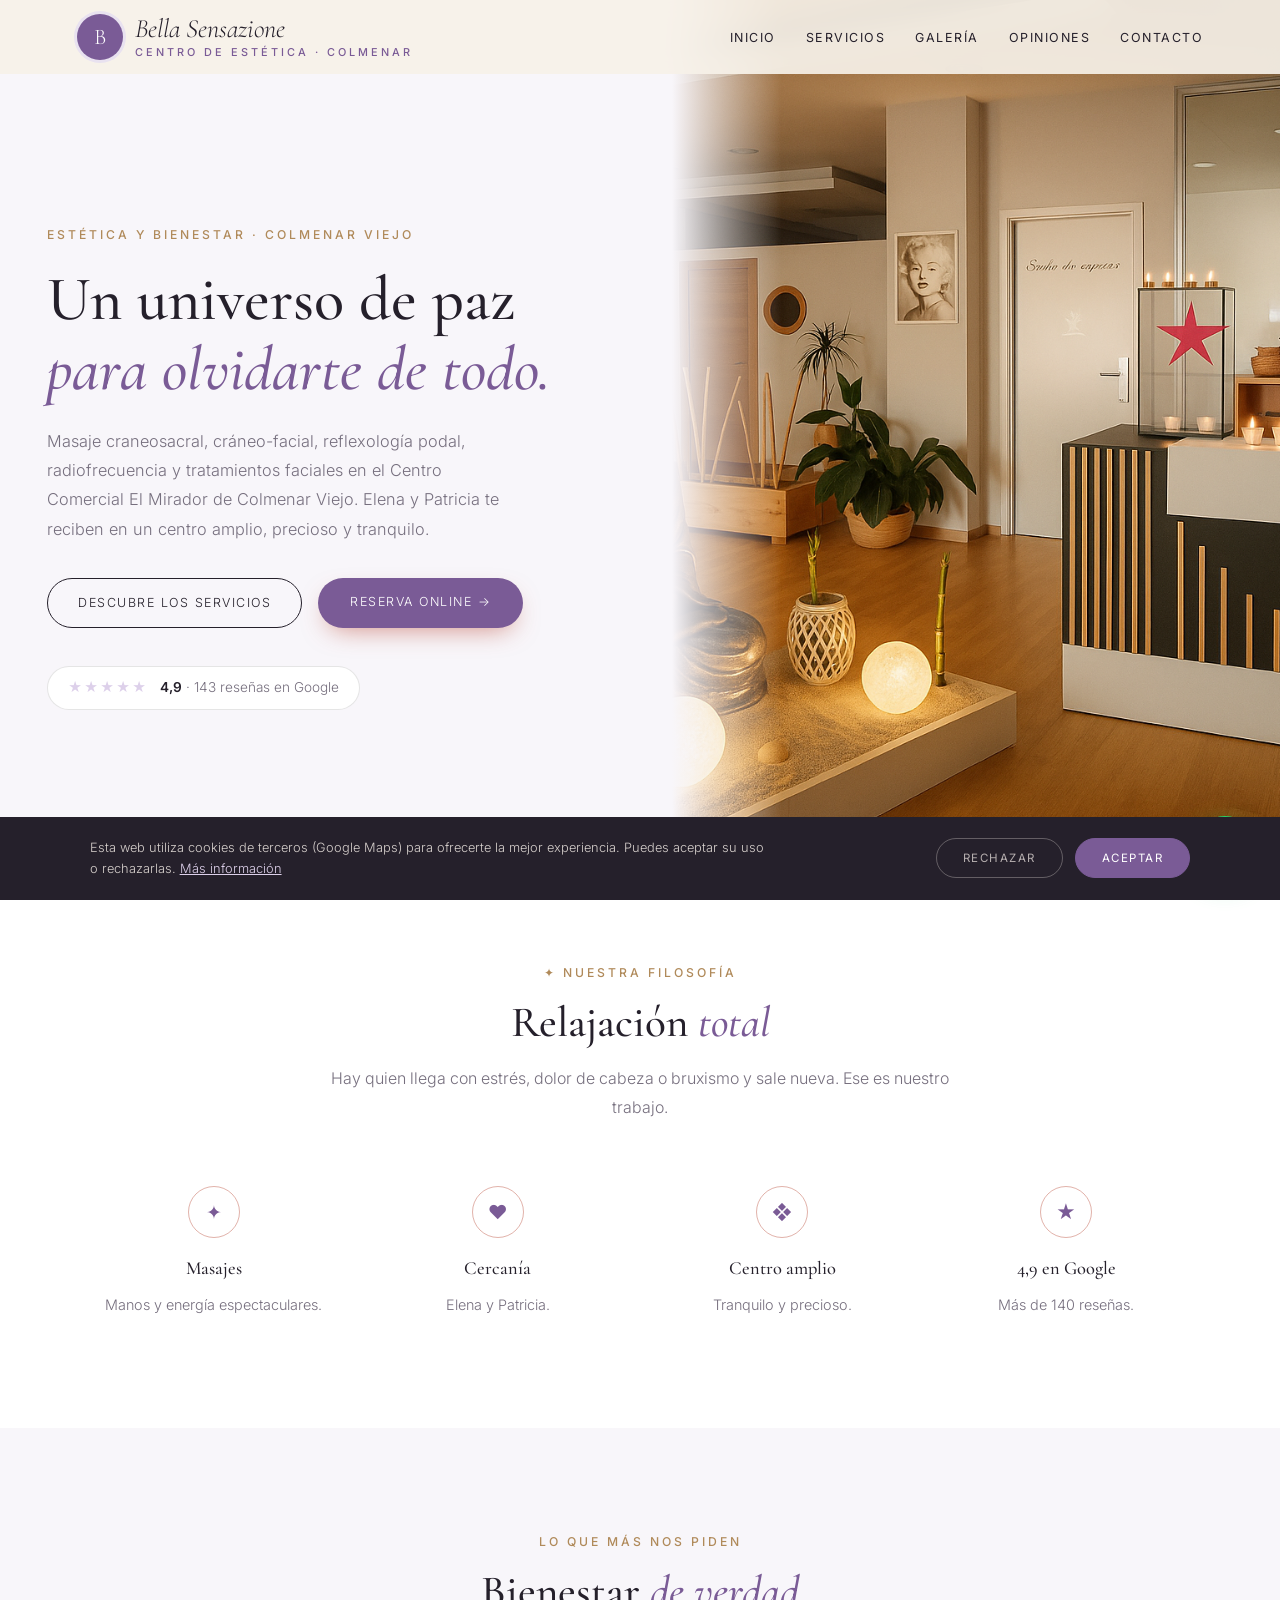
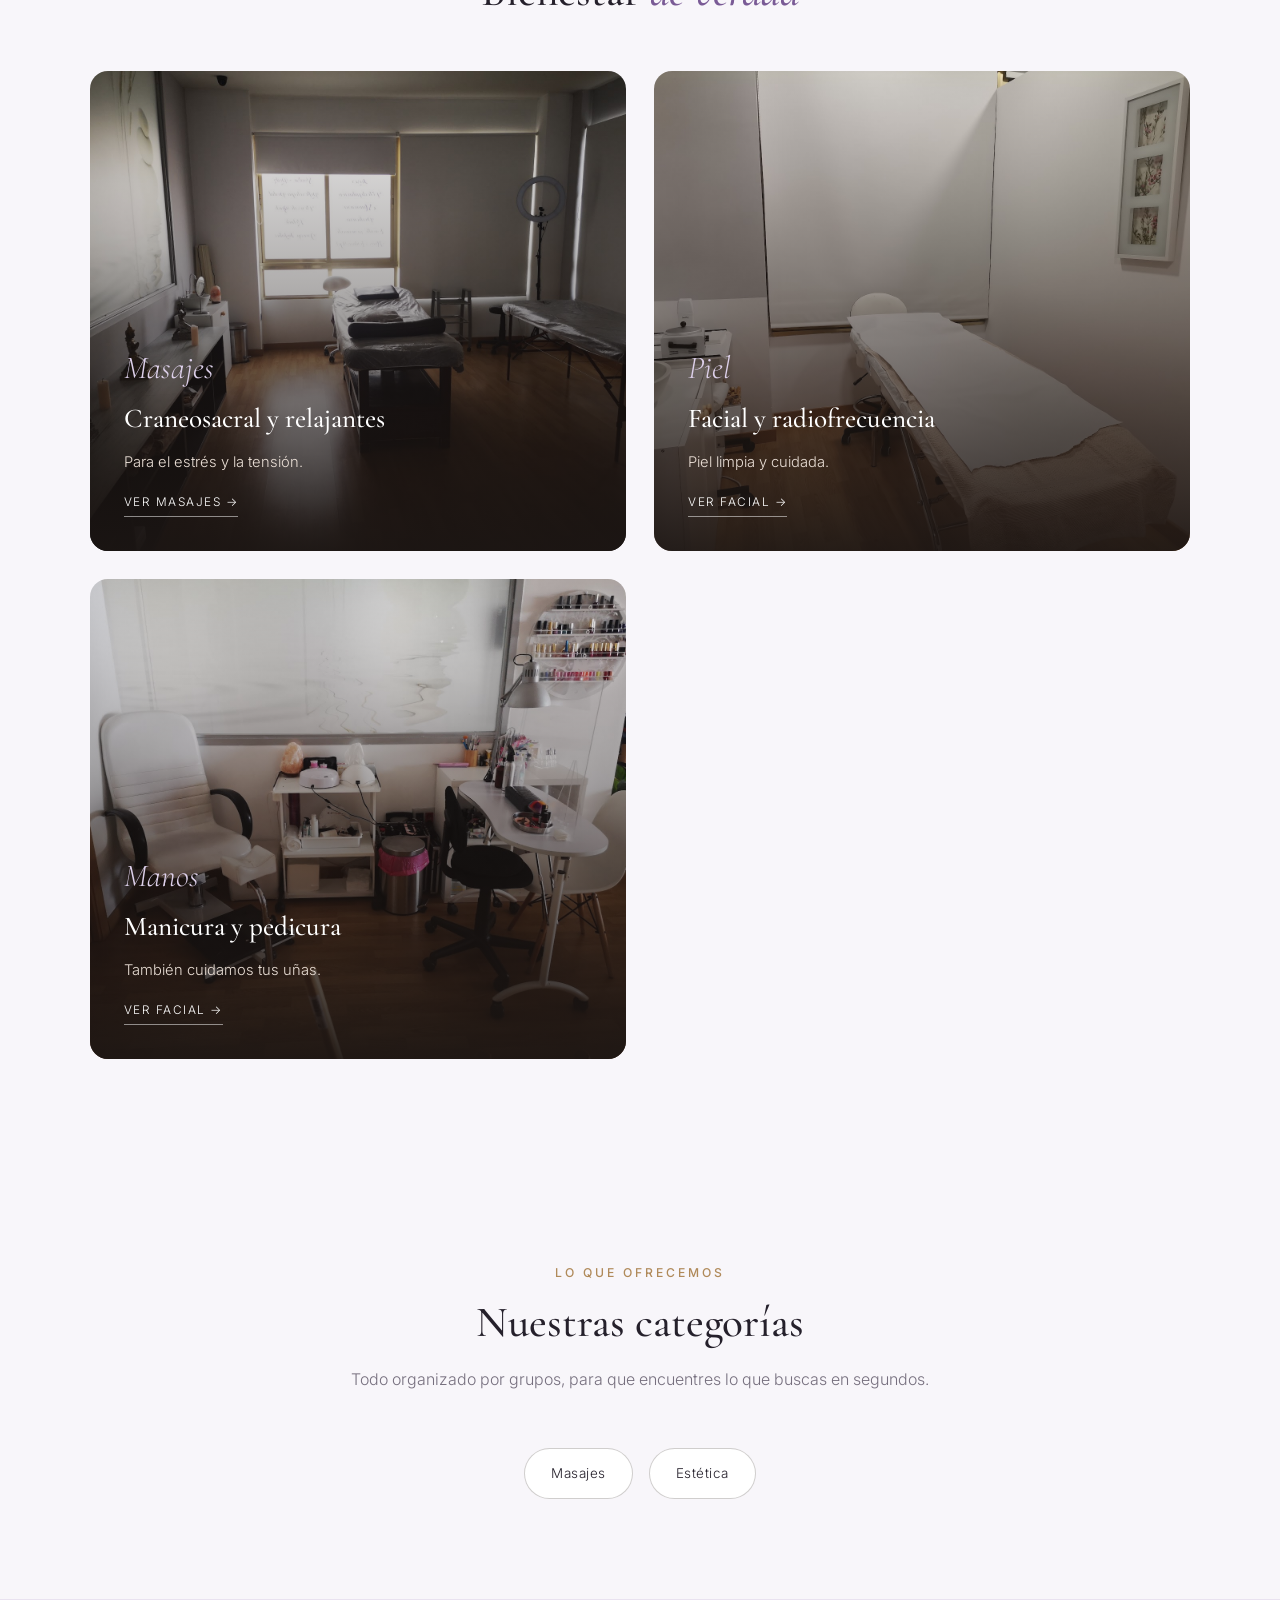
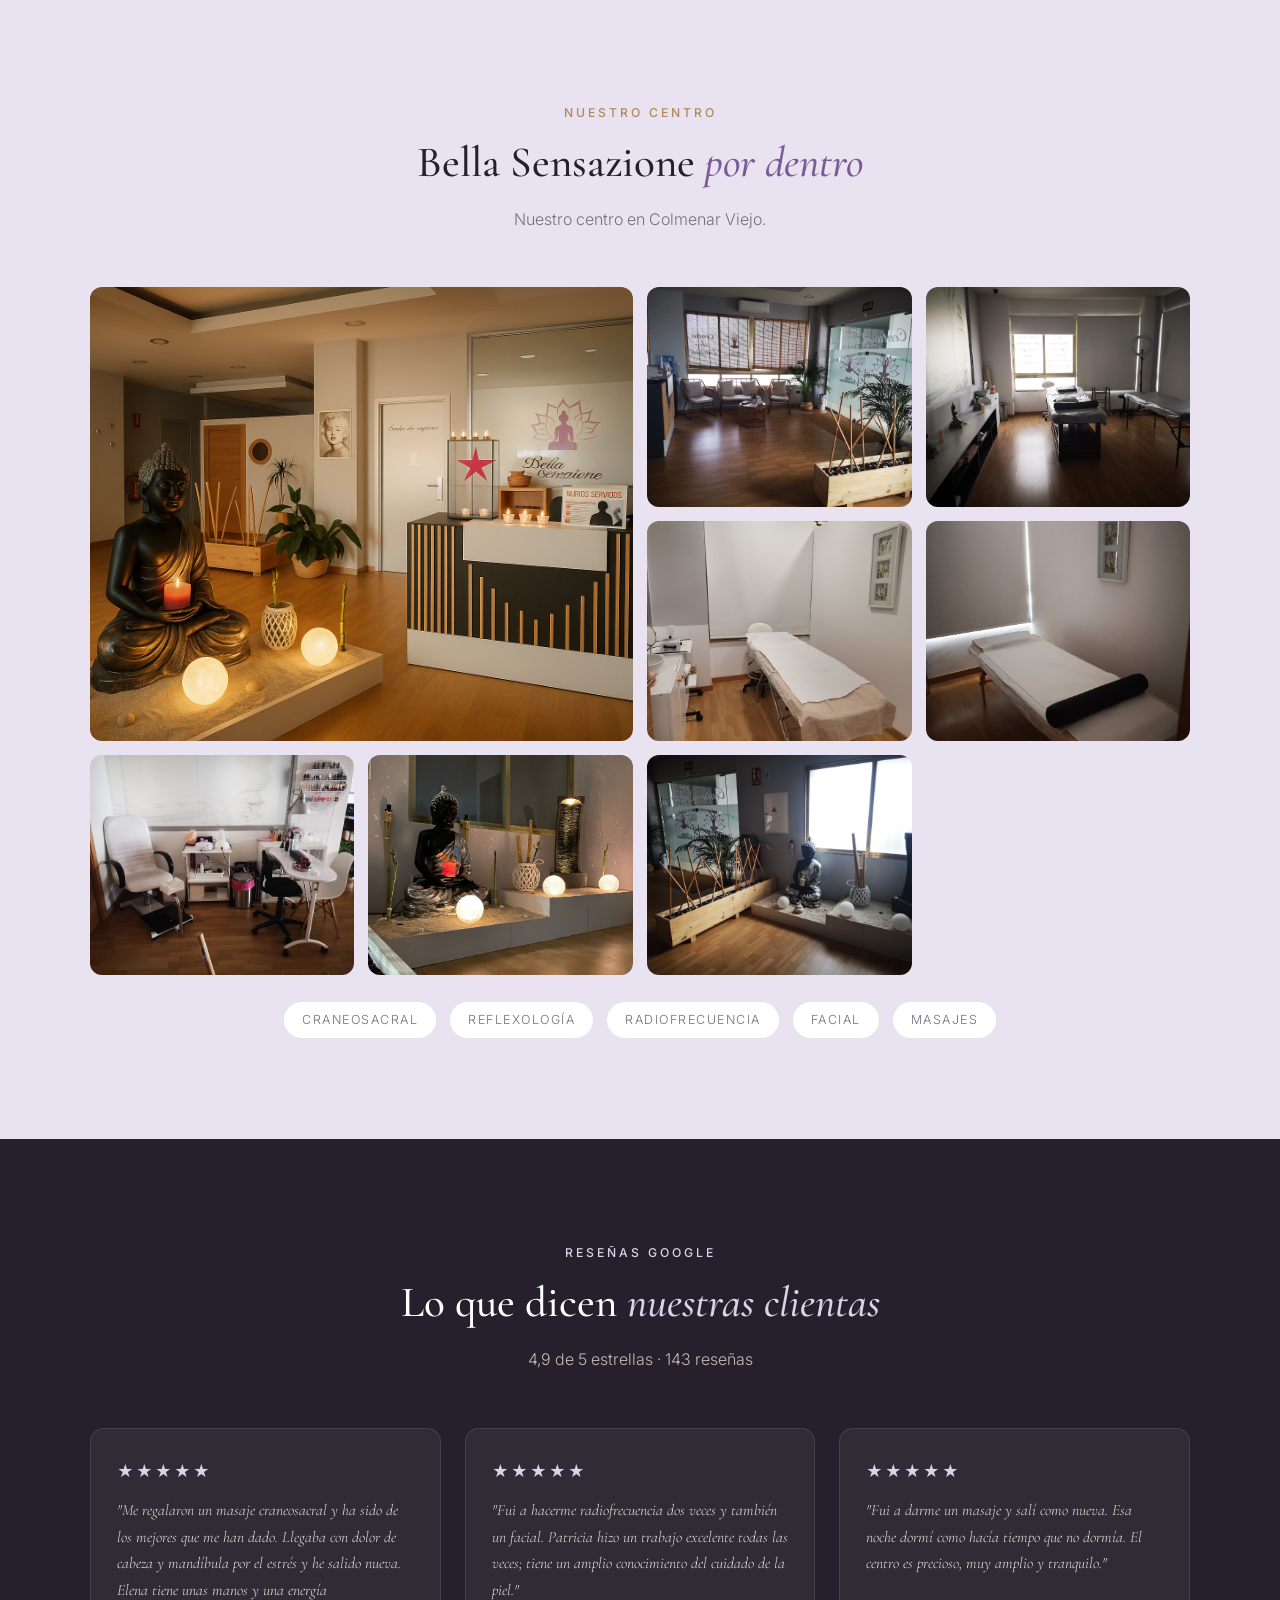
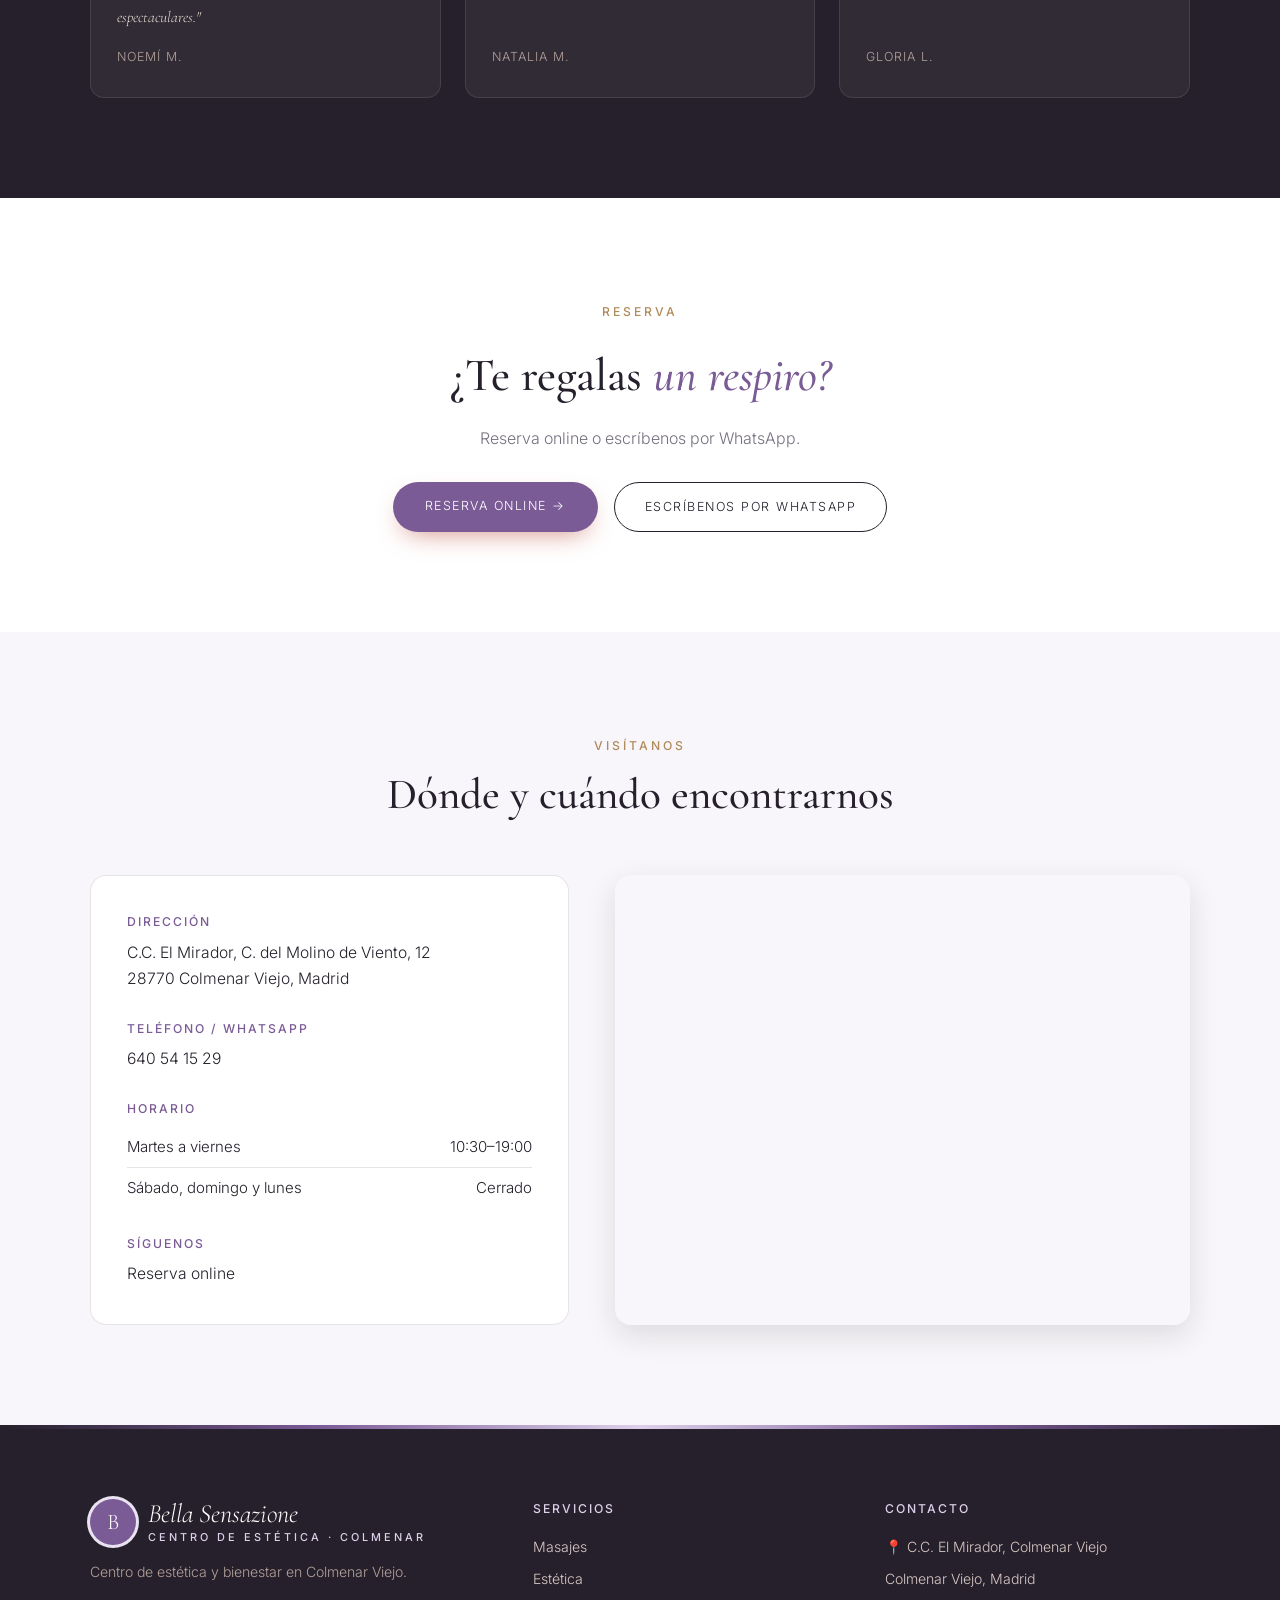
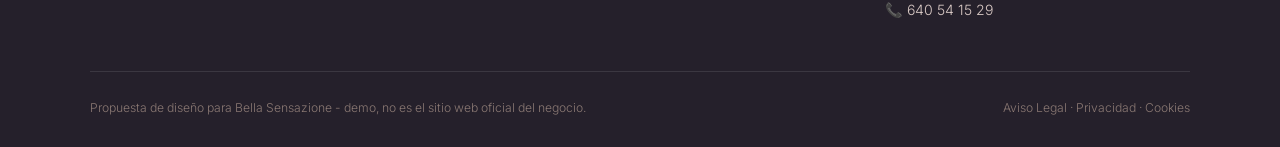
<file: index.html>
<!DOCTYPE html>
<html lang="es">
<head>
<meta charset="UTF-8">
<meta name="viewport" content="width=device-width, initial-scale=1.0">
<title>Bella Sensazione — Centro de estética y masajes en Colmenar Viejo</title>
<meta name="description" content="Bella Sensazione, centro de estética en el C.C. El Mirador, C. del Molino de Viento 12, Colmenar Viejo. Masaje craneosacral, reflexología podal, radiofrecuencia y faciales con Elena y Patricia. 4,9★ con 143 reseñas en Google.">
<meta name="theme-color" content="#25202b">
<meta property="og:title" content="Bella Sensazione · Colmenar Viejo">
<meta property="og:image" content="maps_01.jpg">

<link rel="preconnect" href="https://fonts.googleapis.com"><link rel="preconnect" href="https://fonts.gstatic.com" crossorigin><link href="https://fonts.googleapis.com/css2?family=Cormorant+Garamond:ital,wght@0,500;0,600;1,500&family=Inter:wght@300;400;500;600&display=swap" rel="stylesheet">
<link rel="stylesheet" href="styles.css">
</head>
<body>

<header id="header">
  <a href="index.html" class="logo" aria-label="Bella Sensazione, inicio"><span class="logo-mark">B</span><span class="logo-text"><span class="script">Bella Sensazione</span><small>centro de estética · Colmenar</small></span></a>
  <nav id="nav" aria-label="Navegación principal"><ul><li><a href="index.html#inicio">Inicio</a></li><li><a href="servicios.html">Servicios</a></li><li><a href="index.html#galeria">Galería</a></li><li><a href="index.html#opiniones">Opiniones</a></li><li><a href="index.html#contacto">Contacto</a></li></ul></nav><button class="nav-toggle" id="navToggle" aria-label="Abrir menú">☰</button>
</header>

<section class="hero" id="inicio">
  <div class="hero-text">
    <span class="eyebrow">Estética y bienestar · Colmenar Viejo</span>
    <h1>Un universo de paz <em>para olvidarte de todo.</em></h1>
    <p>Masaje craneosacral, cráneo-facial, reflexología podal, radiofrecuencia y tratamientos faciales en el Centro Comercial El Mirador de Colmenar Viejo. Elena y Patricia te reciben en un centro amplio, precioso y tranquilo.</p>
    <div class="hero-ctas">
      <a href="servicios.html" class="btn-outline">Descubre los servicios</a>
      <a href="https://booksy.com/es-es/28969_bella-sensazione_cuidado-de-la-piel_52963_colmenar-viejo" class="btn-solid" target="_blank" rel="noopener">Reserva online →</a>
    </div>
    <a class="hero-rating" href="https://www.google.com/maps/search/?api=1&query=Bella+Sensazione,+Centro+Comercial+El+Mirador,+Colmenar+Viejo" target="_blank" rel="noopener"><span class="stars">★★★★★</span><span><strong>4,9</strong> · 143 reseñas en Google</span></a>
  </div>
  <div class="hero-img"><img src="maps_01.jpg" alt="Recepción de Bella Sensazione en Colmenar Viejo" style="object-position:center 50%;"></div>
</section>

<section class="trust">
  <div class="section-head">
    <span class="eyebrow">✦ Nuestra filosofía</span>
    <h2>Relajación <em>total</em></h2>
    <p>Hay quien llega con estrés, dolor de cabeza o bruxismo y sale nueva. Ese es nuestro trabajo.</p>
  </div>
  <div class="trust-grid">
    <div class="trust-card"><span class="trust-ic">✦</span><h3>Masajes</h3><p>Manos y energía espectaculares.</p></div>
    <div class="trust-card"><span class="trust-ic">♥</span><h3>Cercanía</h3><p>Elena y Patricia.</p></div>
    <div class="trust-card"><span class="trust-ic">❖</span><h3>Centro amplio</h3><p>Tranquilo y precioso.</p></div>
    <div class="trust-card"><span class="trust-ic">★</span><h3>4,9 en Google</h3><p>Más de 140 reseñas.</p></div>
  </div>
</section>

<section class="worlds">
  <div class="section-head">
    <span class="eyebrow">Lo que más nos piden</span>
    <h2>Bienestar <em>de verdad</em></h2>
  </div>
  <div class="worlds-grid">
    <a href="servicios.html#masajes" class="world-card"><img src="maps_07.jpg" alt="Craneosacral y relajantes"><div class="world-text"><span class="script">Masajes</span><h3>Craneosacral y relajantes</h3><p>Para el estrés y la tensión.</p><span class="world-link">Ver masajes →</span></div></a>
    <a href="servicios.html#facial" class="world-card"><img src="maps_02.jpg" alt="Facial y radiofrecuencia"><div class="world-text"><span class="script">Piel</span><h3>Facial y radiofrecuencia</h3><p>Piel limpia y cuidada.</p><span class="world-link">Ver facial →</span></div></a>
    <a href="servicios.html#facial" class="world-card"><img src="maps_06.jpg" alt="Manicura y pedicura"><div class="world-text"><span class="script">Manos</span><h3>Manicura y pedicura</h3><p>También cuidamos tus uñas.</p><span class="world-link">Ver facial →</span></div></a>
  </div>
</section>

<section>
  <div class="section-head">
    <span class="eyebrow">Lo que ofrecemos</span>
    <h2>Nuestras categorías</h2>
    <p>Todo organizado por grupos, para que encuentres lo que buscas en segundos.</p>
  </div>
  <div class="cat-pills">
    <a href="servicios.html#masajes" class="cat-pill">Masajes</a>
    <a href="servicios.html#facial" class="cat-pill">Estética</a>
  </div>
</section>

<section class="gallery-wrap" id="galeria">
  <div class="section-head">
    <span class="eyebrow">Nuestro centro</span>
    <h2>Bella Sensazione <em>por dentro</em></h2>
    <p>Nuestro centro en Colmenar Viejo.</p>
  </div>
  <div class="gallery">
    <figure class="big"><img src="maps_01.jpg" alt="Recepción con rincón zen" loading="lazy"></figure>
    <figure><img src="maps_03.jpg" alt="Sala de espera" loading="lazy"></figure>
    <figure><img src="maps_07.jpg" alt="Sala de masajes" loading="lazy"></figure>
    <figure><img src="maps_02.jpg" alt="Cabina de tratamientos" loading="lazy"></figure>
    <figure><img src="maps_09.jpg" alt="Camilla" loading="lazy"></figure>
    <figure><img src="maps_06.jpg" alt="Zona de manicura y pedicura" loading="lazy"></figure>
    <figure><img src="maps_04.jpg" alt="Rincón zen" loading="lazy"></figure>
    <figure><img src="maps_05.jpg" alt="Entrada" loading="lazy"></figure>
  </div>
  <div class="brands"><span>Craneosacral</span><span>Reflexología</span><span>Radiofrecuencia</span><span>Facial</span><span>Masajes</span></div>
</section>

<section class="reviews-wrap" id="opiniones">
  <div class="section-head">
    <span class="eyebrow">Reseñas Google</span>
    <h2>Lo que dicen <em>nuestras clientas</em></h2>
    <p>4,9 de 5 estrellas · 143 reseñas</p>
  </div>
  <div class="review-grid">
    <div class="review-card"><div class="stars">★★★★★</div><p>"Me regalaron un masaje craneosacral y ha sido de los mejores que me han dado. Llegaba con dolor de cabeza y mandíbula por el estrés y he salido nueva. Elena tiene unas manos y una energía espectaculares."</p><cite>Noemí M.</cite></div>
    <div class="review-card"><div class="stars">★★★★★</div><p>"Fui a hacerme radiofrecuencia dos veces y también un facial. Patricia hizo un trabajo excelente todas las veces; tiene un amplio conocimiento del cuidado de la piel."</p><cite>Natalia M.</cite></div>
    <div class="review-card"><div class="stars">★★★★★</div><p>"Fui a darme un masaje y salí como nueva. Esa noche dormí como hacía tiempo que no dormía. El centro es precioso, muy amplio y tranquilo."</p><cite>Gloria L.</cite></div>
  </div>
</section>

<section class="cta-section">
  <span class="eyebrow">Reserva</span>
  <h2>¿Te regalas <em>un respiro?</em></h2>
  <p>Reserva online o escríbenos por WhatsApp.</p>
  <div class="cta-row">
    <a href="https://booksy.com/es-es/28969_bella-sensazione_cuidado-de-la-piel_52963_colmenar-viejo" class="btn-solid" target="_blank" rel="noopener">Reserva online →</a>
    <a href="https://wa.me/34640541529?text=Hola%2C%20he%20visto%20vuestra%20web%20y%20me%20gustar%C3%ADa%20pedir%20cita%20en%20Bella%20Sensazione" class="btn-outline" target="_blank" rel="noopener">Escríbenos por WhatsApp</a>
  </div>
</section>

<section class="contact-section" id="contacto">
  <div class="section-head">
    <span class="eyebrow">Visítanos</span>
    <h2>Dónde y cuándo encontrarnos</h2>
  </div>
  <div class="contact-grid">
    <div class="contact-info">
      <div class="contact-block"><h3>Dirección</h3><p>C.C. El Mirador, C. del Molino de Viento, 12<br>28770 Colmenar Viejo, Madrid</p></div>
      <div class="contact-block"><h3>Teléfono / WhatsApp</h3><p><a href="tel:+34640541529">640 54 15 29</a></p></div>
      <div class="contact-block"><h3>Horario</h3><ul class="hours-list"><li><span>Martes a viernes</span><span>10:30–19:00</span></li><li><span>Sábado, domingo y lunes</span><span>Cerrado</span></li></ul></div>
      <div class="contact-block"><h3>Síguenos</h3><p><a href="https://booksy.com/es-es/28969_bella-sensazione_cuidado-de-la-piel_52963_colmenar-viejo" target="_blank" rel="noopener">Reserva online</a></p></div>
    </div>
    <div class="contact-map">
      <iframe title="Mapa de Bella Sensazione" src="https://www.google.com/maps?q=Bella+Sensazione,+Centro+Comercial+El+Mirador,+Colmenar+Viejo&output=embed" width="100%" height="100%" style="border:0;" allowfullscreen="" loading="lazy" referrerpolicy="no-referrer-when-downgrade"></iframe>
    </div>
  </div>
</section>

<footer>
  <div class="footer-grid">
    <div class="footer-brand">
      <a href="index.html" class="logo light"><span class="logo-mark">B</span><span class="logo-text"><span class="script">Bella Sensazione</span><small>centro de estética · Colmenar</small></span></a>
      <p>Centro de estética y bienestar en Colmenar Viejo.</p>
    </div>
    <div><h4>Servicios</h4><ul><li><a href="servicios.html#masajes">Masajes</a></li><li><a href="servicios.html#facial">Estética</a></li></ul></div>
    <div><h4>Contacto</h4><ul><li>📍 C.C. El Mirador, Colmenar Viejo</li><li>Colmenar Viejo, Madrid</li><li>📞 <a href="tel:+34640541529">640 54 15 29</a></li></ul></div>
  </div>
  <div class="footer-bottom">
    <span>Propuesta de diseño para Bella Sensazione - demo, no es el sitio web oficial del negocio.</span>
    <span><a href="aviso-legal.html">Aviso Legal</a> &middot; <a href="politica-privacidad.html">Privacidad</a> &middot; <a href="politica-cookies.html">Cookies</a></span>
  </div>
</footer>

<div id="cookie-banner" class="cookie-banner"><p>Esta web utiliza cookies de terceros (Google Maps) para ofrecerte la mejor experiencia. Puedes aceptar su uso o rechazarlas. <a href="politica-cookies.html">Más información</a></p><div class="cookie-actions"><button onclick="setCookieChoice('rejected')" class="ck-reject">Rechazar</button><button onclick="setCookieChoice('accepted')" class="ck-accept">Aceptar</button></div></div>
<div class="social-fabs"><a class="wa-fab" href="https://wa.me/34640541529?text=Hola%2C%20he%20visto%20vuestra%20web%20y%20me%20gustar%C3%ADa%20pedir%20cita%20en%20Bella%20Sensazione" target="_blank" rel="noopener" aria-label="Escribir por WhatsApp"><svg width="28" height="28" viewBox="0 0 24 24" fill="white"><path d="M17.5 14.4c-.3-.1-1.8-.9-2-1s-.5-.1-.7.1-.8 1-.9 1.2-.3.2-.6.1a8.2 8.2 0 0 1-2.4-1.5 9 9 0 0 1-1.7-2.1c-.2-.3 0-.5.1-.6l.4-.5.3-.5v-.5l-.9-2.2c-.2-.6-.5-.5-.7-.5h-.6a1.1 1.1 0 0 0-.8.4 3.4 3.4 0 0 0-1 2.5 5.9 5.9 0 0 0 1.2 3.1 13.5 13.5 0 0 0 5.2 4.6c2.6 1 2.6.7 3.1.6a2.6 2.6 0 0 0 1.7-1.2 2.1 2.1 0 0 0 .2-1.2c-.1-.1-.3-.2-.6-.3ZM12 21.8a9.8 9.8 0 0 1-5-1.4l-.4-.2-3.7 1 1-3.6-.2-.4A9.8 9.8 0 1 1 12 21.8Zm8.4-18.3A11.8 11.8 0 0 0 1.8 17.7L.2 23.8l6.3-1.6a11.8 11.8 0 0 0 5.6 1.4A11.8 11.8 0 0 0 20.4 3.5Z"/></svg></a></div>
<script src="main.js"></script>
</body>
</html>
</file>
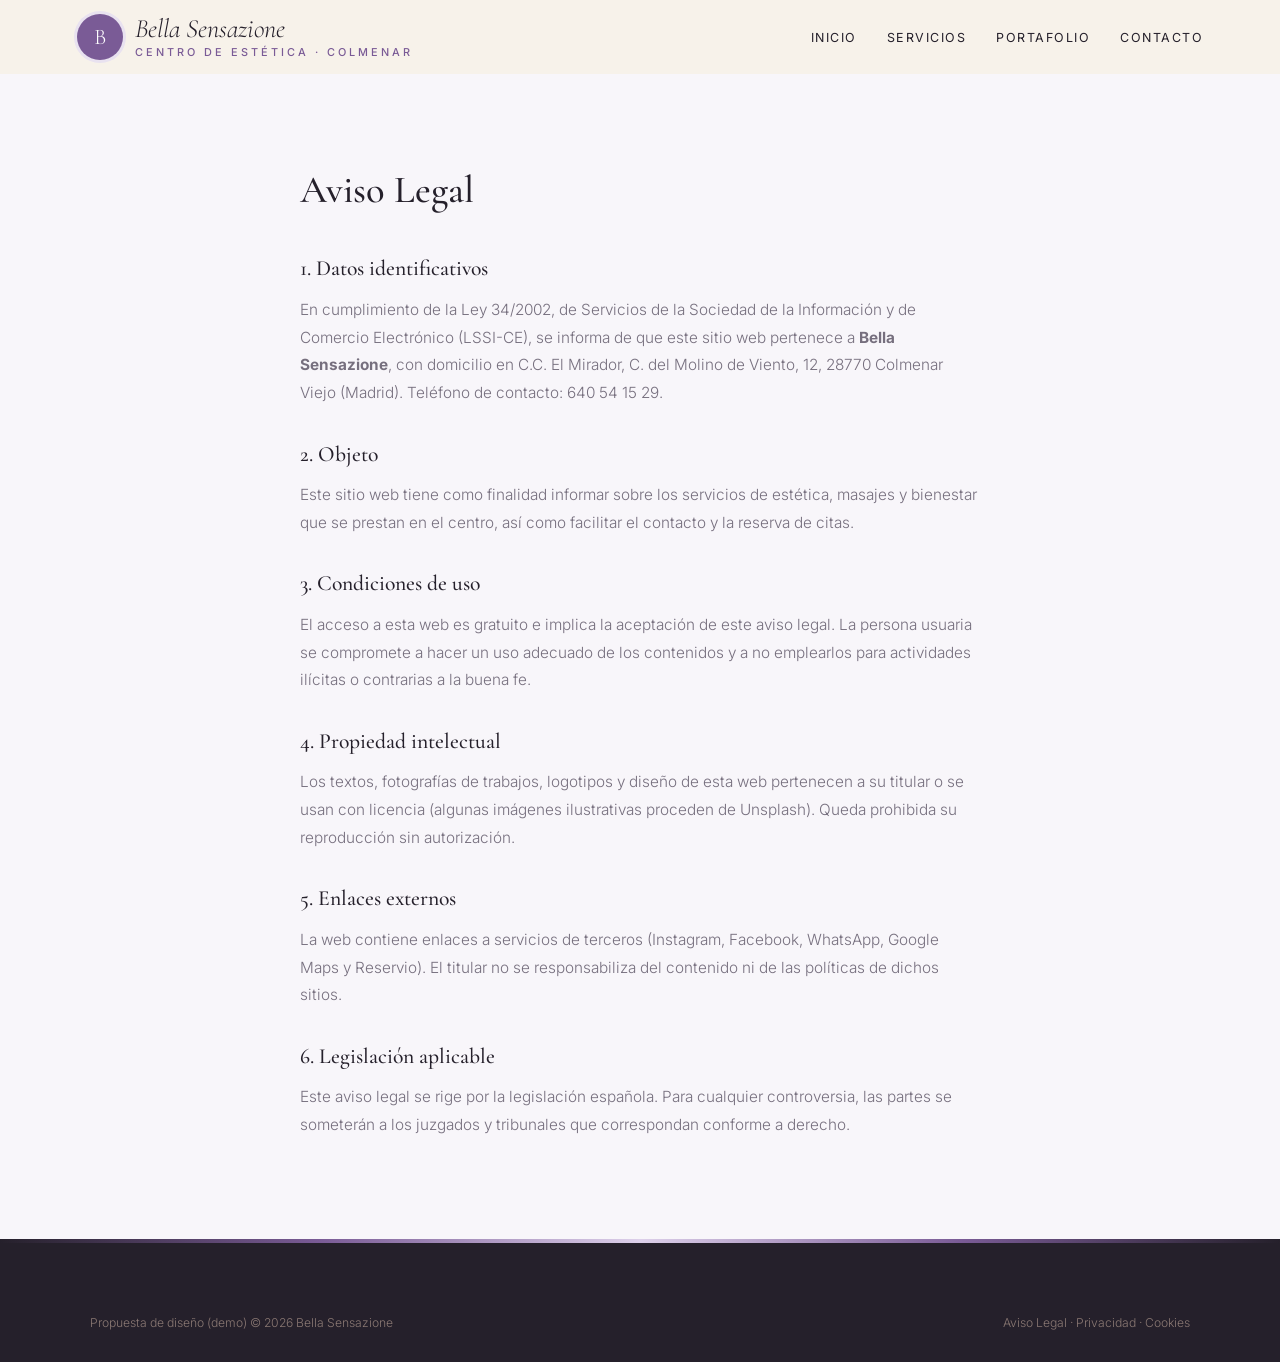
<file: aviso-legal.html>
<!DOCTYPE html>
<html lang="es">
<head>
<meta charset="UTF-8">
<meta name="viewport" content="width=device-width, initial-scale=1.0">
<title>Aviso Legal — Bella Sensazione</title>
<meta name="robots" content="noindex">

<link rel="preconnect" href="https://fonts.googleapis.com">
<link href="https://fonts.googleapis.com/css2?family=Cormorant+Garamond:ital,wght@0,500;0,600;1,500&family=Inter:wght@300;400;500;600&display=swap" rel="stylesheet">
<link rel="stylesheet" href="styles.css">
</head>
<body>
<header id="header" class="scrolled">
  <a href="index.html" class="logo" aria-label="Bella Sensazione, inicio">
    <span class="logo-mark">B</span>
    <span class="logo-text"><span class="script">Bella Sensazione</span><small>centro de estética · Colmenar</small></span>
  </a>
  <nav id="nav" aria-label="Navegación principal">
    <ul>
      <li><a href="index.html#inicio">Inicio</a></li>
      <li><a href="servicios.html">Servicios</a></li>
      <li><a href="portafolio.html">Portafolio</a></li>
      <li><a href="index.html#contacto">Contacto</a></li>
    </ul>
  </nav>
  <button class="nav-toggle" id="navToggle" aria-label="Abrir menú">☰</button>
</header>
<main class="legal"><h1>Aviso Legal</h1>
<h2>1. Datos identificativos</h2>
<p>En cumplimiento de la Ley 34/2002, de Servicios de la Sociedad de la Información y de Comercio Electrónico (LSSI-CE), se informa de que este sitio web pertenece a <strong>Bella Sensazione</strong>, con domicilio en C.C. El Mirador, C. del Molino de Viento, 12, 28770 Colmenar Viejo (Madrid). Teléfono de contacto: 640 54 15 29.</p>
<h2>2. Objeto</h2>
<p>Este sitio web tiene como finalidad informar sobre los servicios de estética, masajes y bienestar que se prestan en el centro, así como facilitar el contacto y la reserva de citas.</p>
<h2>3. Condiciones de uso</h2>
<p>El acceso a esta web es gratuito e implica la aceptación de este aviso legal. La persona usuaria se compromete a hacer un uso adecuado de los contenidos y a no emplearlos para actividades ilícitas o contrarias a la buena fe.</p>
<h2>4. Propiedad intelectual</h2>
<p>Los textos, fotografías de trabajos, logotipos y diseño de esta web pertenecen a su titular o se usan con licencia (algunas imágenes ilustrativas proceden de Unsplash). Queda prohibida su reproducción sin autorización.</p>
<h2>5. Enlaces externos</h2>
<p>La web contiene enlaces a servicios de terceros (Instagram, Facebook, WhatsApp, Google Maps y Reservio). El titular no se responsabiliza del contenido ni de las políticas de dichos sitios.</p>
<h2>6. Legislación aplicable</h2>
<p>Este aviso legal se rige por la legislación española. Para cualquier controversia, las partes se someterán a los juzgados y tribunales que correspondan conforme a derecho.</p></main>
<footer>
  <div class="footer-bottom" style="margin-top:0">
    <span>Propuesta de diseño (demo) © 2026 Bella Sensazione</span>
    <span><a href="aviso-legal.html">Aviso Legal</a> &middot; <a href="politica-privacidad.html">Privacidad</a> &middot; <a href="politica-cookies.html">Cookies</a></span>
  </div>
</footer>
<script src="main.js"></script>
</body>
</html>
</file>
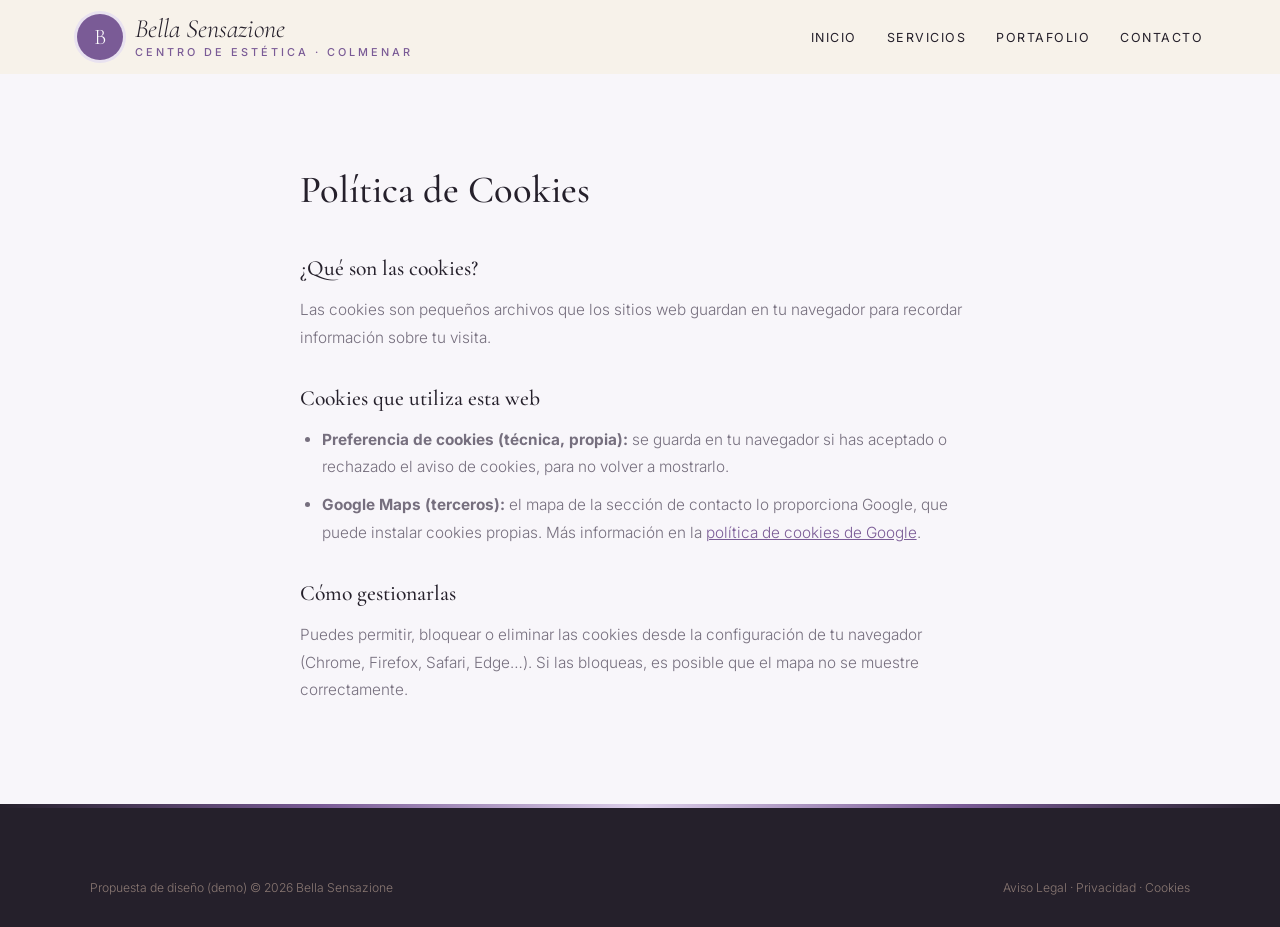
<file: politica-cookies.html>
<!DOCTYPE html>
<html lang="es">
<head>
<meta charset="UTF-8">
<meta name="viewport" content="width=device-width, initial-scale=1.0">
<title>Política de Cookies — Bella Sensazione</title>
<meta name="robots" content="noindex">

<link rel="preconnect" href="https://fonts.googleapis.com">
<link href="https://fonts.googleapis.com/css2?family=Cormorant+Garamond:ital,wght@0,500;0,600;1,500&family=Inter:wght@300;400;500;600&display=swap" rel="stylesheet">
<link rel="stylesheet" href="styles.css">
</head>
<body>
<header id="header" class="scrolled">
  <a href="index.html" class="logo" aria-label="Bella Sensazione, inicio">
    <span class="logo-mark">B</span>
    <span class="logo-text"><span class="script">Bella Sensazione</span><small>centro de estética · Colmenar</small></span>
  </a>
  <nav id="nav" aria-label="Navegación principal">
    <ul>
      <li><a href="index.html#inicio">Inicio</a></li>
      <li><a href="servicios.html">Servicios</a></li>
      <li><a href="portafolio.html">Portafolio</a></li>
      <li><a href="index.html#contacto">Contacto</a></li>
    </ul>
  </nav>
  <button class="nav-toggle" id="navToggle" aria-label="Abrir menú">☰</button>
</header>
<main class="legal"><h1>Política de Cookies</h1>
<h2>¿Qué son las cookies?</h2>
<p>Las cookies son pequeños archivos que los sitios web guardan en tu navegador para recordar información sobre tu visita.</p>
<h2>Cookies que utiliza esta web</h2>
<ul>
<li><strong>Preferencia de cookies (técnica, propia):</strong> se guarda en tu navegador si has aceptado o rechazado el aviso de cookies, para no volver a mostrarlo.</li>
<li><strong>Google Maps (terceros):</strong> el mapa de la sección de contacto lo proporciona Google, que puede instalar cookies propias. Más información en la <a href="https://policies.google.com/technologies/cookies" target="_blank" rel="noopener">política de cookies de Google</a>.</li>
</ul>
<h2>Cómo gestionarlas</h2>
<p>Puedes permitir, bloquear o eliminar las cookies desde la configuración de tu navegador (Chrome, Firefox, Safari, Edge…). Si las bloqueas, es posible que el mapa no se muestre correctamente.</p></main>
<footer>
  <div class="footer-bottom" style="margin-top:0">
    <span>Propuesta de diseño (demo) © 2026 Bella Sensazione</span>
    <span><a href="aviso-legal.html">Aviso Legal</a> &middot; <a href="politica-privacidad.html">Privacidad</a> &middot; <a href="politica-cookies.html">Cookies</a></span>
  </div>
</footer>
<script src="main.js"></script>
</body>
</html>
</file>
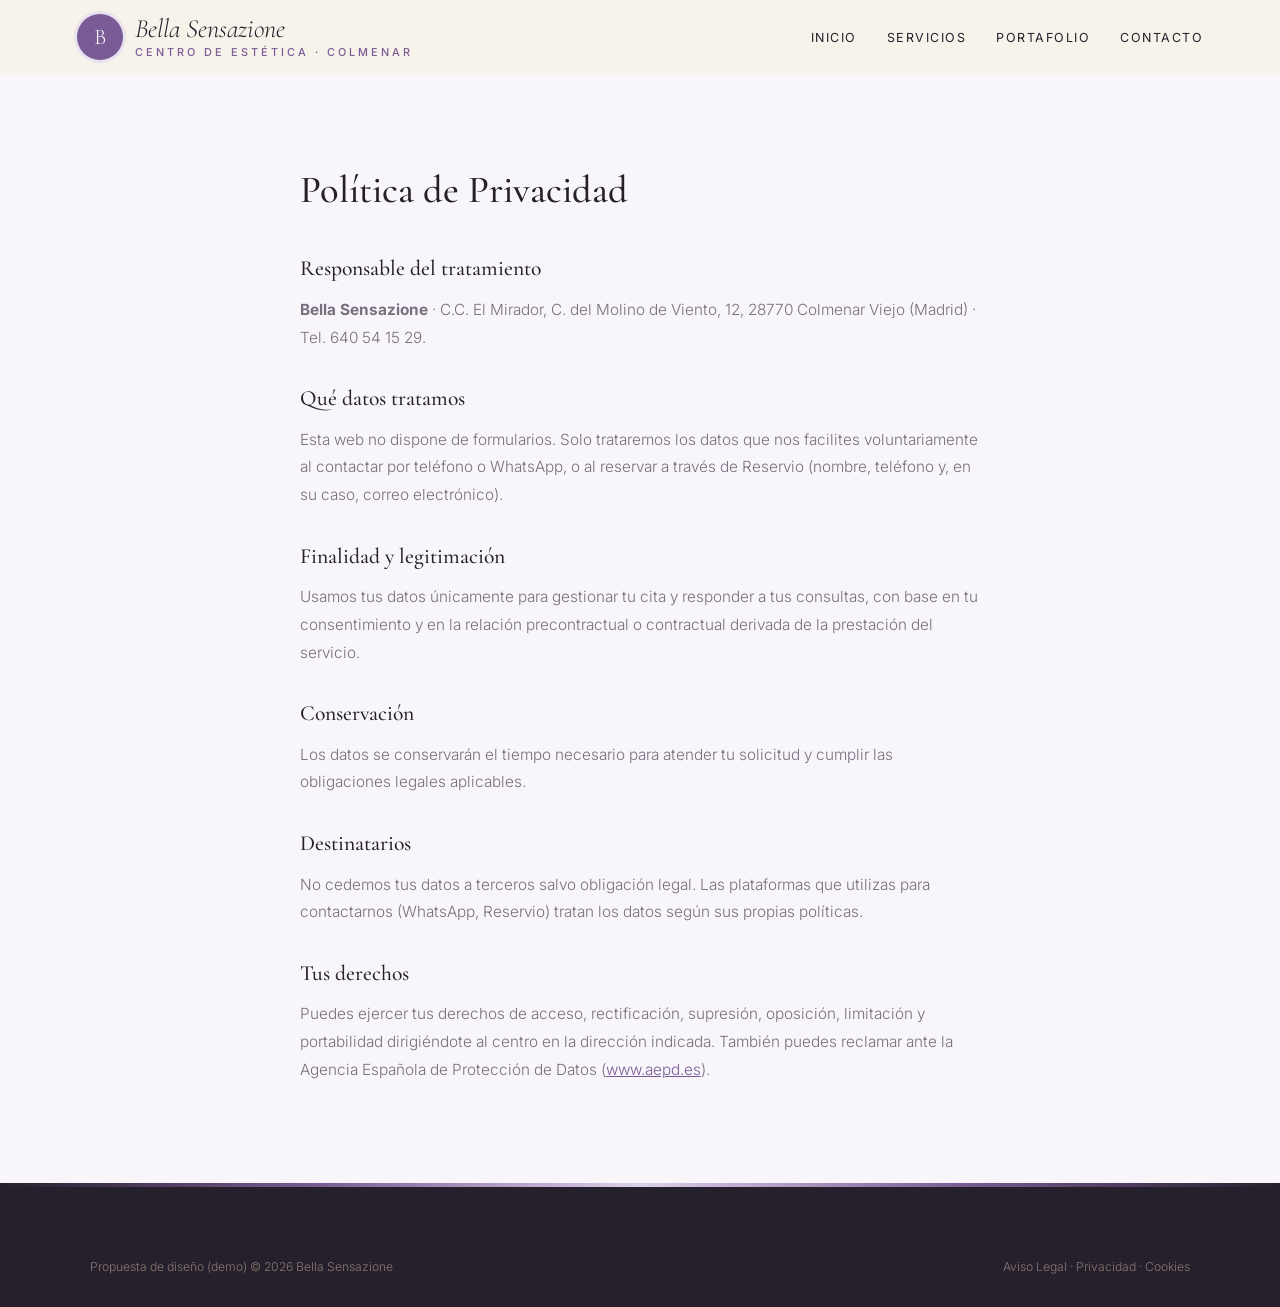
<file: politica-privacidad.html>
<!DOCTYPE html>
<html lang="es">
<head>
<meta charset="UTF-8">
<meta name="viewport" content="width=device-width, initial-scale=1.0">
<title>Política de Privacidad — Bella Sensazione</title>
<meta name="robots" content="noindex">

<link rel="preconnect" href="https://fonts.googleapis.com">
<link href="https://fonts.googleapis.com/css2?family=Cormorant+Garamond:ital,wght@0,500;0,600;1,500&family=Inter:wght@300;400;500;600&display=swap" rel="stylesheet">
<link rel="stylesheet" href="styles.css">
</head>
<body>
<header id="header" class="scrolled">
  <a href="index.html" class="logo" aria-label="Bella Sensazione, inicio">
    <span class="logo-mark">B</span>
    <span class="logo-text"><span class="script">Bella Sensazione</span><small>centro de estética · Colmenar</small></span>
  </a>
  <nav id="nav" aria-label="Navegación principal">
    <ul>
      <li><a href="index.html#inicio">Inicio</a></li>
      <li><a href="servicios.html">Servicios</a></li>
      <li><a href="portafolio.html">Portafolio</a></li>
      <li><a href="index.html#contacto">Contacto</a></li>
    </ul>
  </nav>
  <button class="nav-toggle" id="navToggle" aria-label="Abrir menú">☰</button>
</header>
<main class="legal"><h1>Política de Privacidad</h1>
<h2>Responsable del tratamiento</h2>
<p><strong>Bella Sensazione</strong> · C.C. El Mirador, C. del Molino de Viento, 12, 28770 Colmenar Viejo (Madrid) · Tel. 640 54 15 29.</p>
<h2>Qué datos tratamos</h2>
<p>Esta web no dispone de formularios. Solo trataremos los datos que nos facilites voluntariamente al contactar por teléfono o WhatsApp, o al reservar a través de Reservio (nombre, teléfono y, en su caso, correo electrónico).</p>
<h2>Finalidad y legitimación</h2>
<p>Usamos tus datos únicamente para gestionar tu cita y responder a tus consultas, con base en tu consentimiento y en la relación precontractual o contractual derivada de la prestación del servicio.</p>
<h2>Conservación</h2>
<p>Los datos se conservarán el tiempo necesario para atender tu solicitud y cumplir las obligaciones legales aplicables.</p>
<h2>Destinatarios</h2>
<p>No cedemos tus datos a terceros salvo obligación legal. Las plataformas que utilizas para contactarnos (WhatsApp, Reservio) tratan los datos según sus propias políticas.</p>
<h2>Tus derechos</h2>
<p>Puedes ejercer tus derechos de acceso, rectificación, supresión, oposición, limitación y portabilidad dirigiéndote al centro en la dirección indicada. También puedes reclamar ante la Agencia Española de Protección de Datos (<a href="https://www.aepd.es" target="_blank" rel="noopener">www.aepd.es</a>).</p></main>
<footer>
  <div class="footer-bottom" style="margin-top:0">
    <span>Propuesta de diseño (demo) © 2026 Bella Sensazione</span>
    <span><a href="aviso-legal.html">Aviso Legal</a> &middot; <a href="politica-privacidad.html">Privacidad</a> &middot; <a href="politica-cookies.html">Cookies</a></span>
  </div>
</footer>
<script src="main.js"></script>
</body>
</html>
</file>
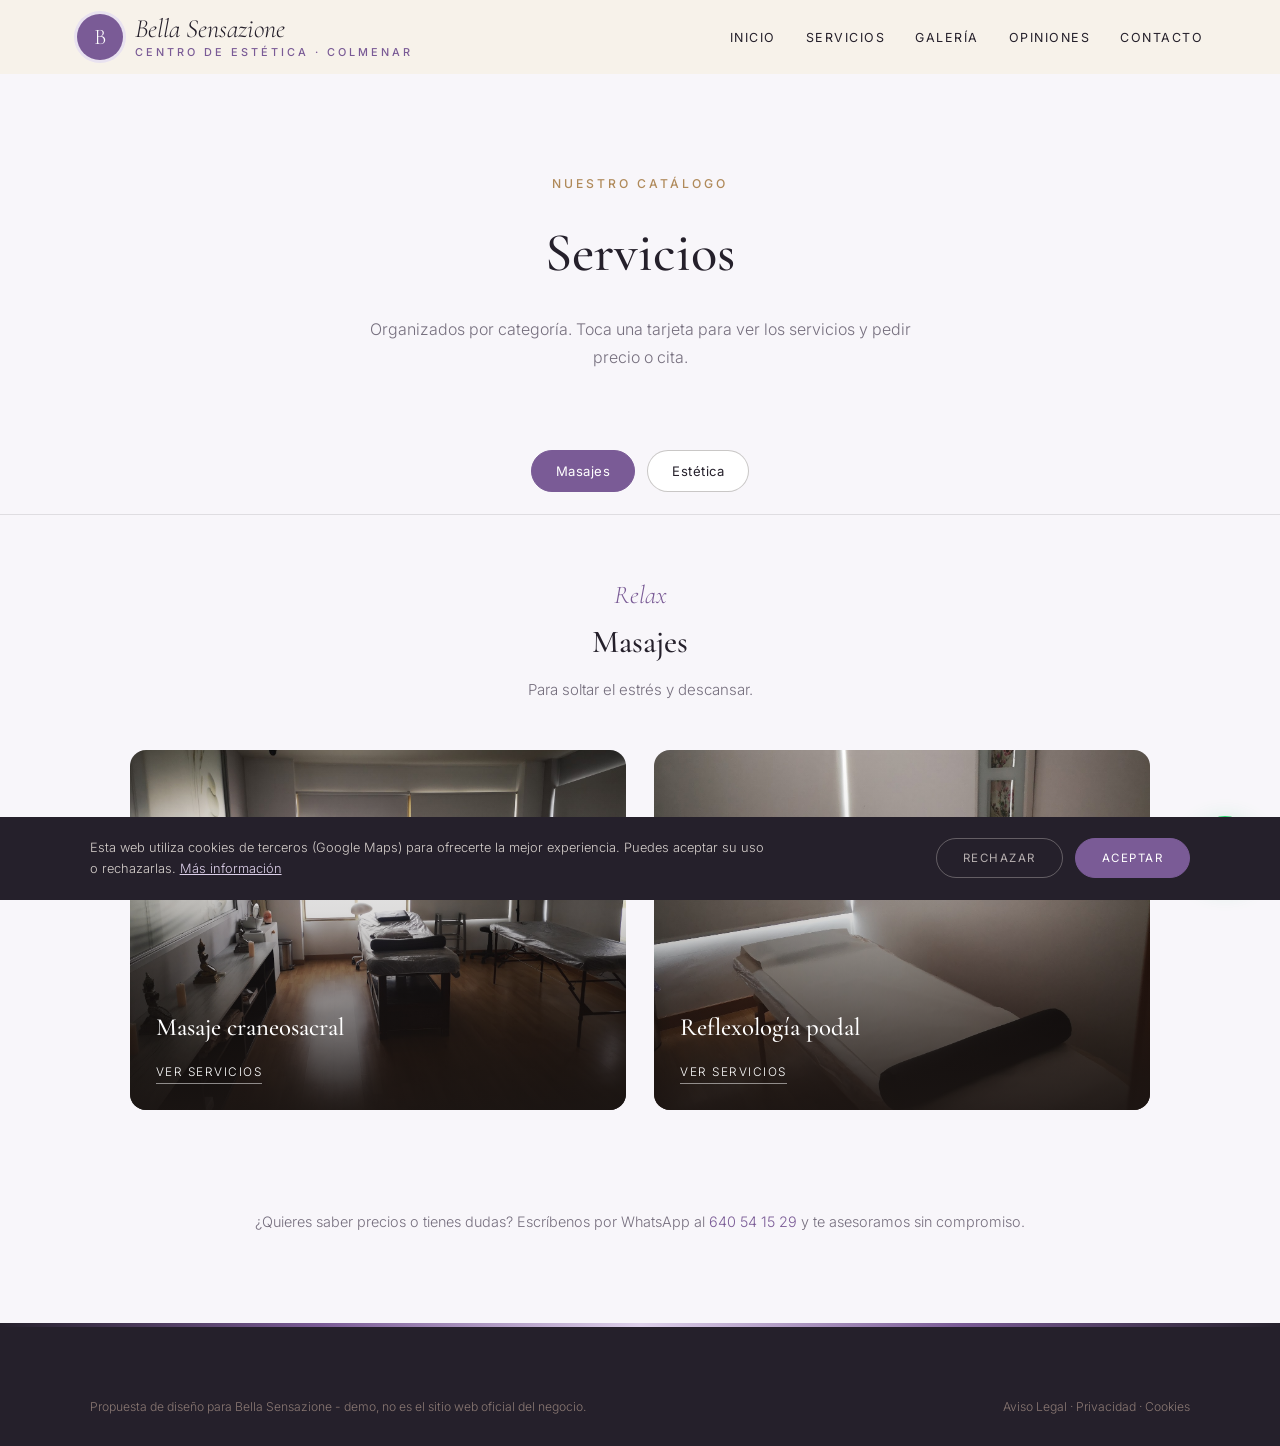
<file: servicios.html>
<!DOCTYPE html>
<html lang="es">
<head>
<meta charset="UTF-8">
<meta name="viewport" content="width=device-width, initial-scale=1.0">
<title>Servicios — Bella Sensazione · Colmenar Viejo</title>
<meta name="description" content="Servicios de Bella Sensazione en Colmenar Viejo.">

<link rel="preconnect" href="https://fonts.googleapis.com"><link rel="preconnect" href="https://fonts.gstatic.com" crossorigin><link href="https://fonts.googleapis.com/css2?family=Cormorant+Garamond:ital,wght@0,500;0,600;1,500&family=Inter:wght@300;400;500;600&display=swap" rel="stylesheet">
<link rel="stylesheet" href="styles.css">
</head>
<body>

<header id="header" class="scrolled">
  <a href="index.html" class="logo" aria-label="Bella Sensazione, inicio"><span class="logo-mark">B</span><span class="logo-text"><span class="script">Bella Sensazione</span><small>centro de estética · Colmenar</small></span></a>
  <nav id="nav" aria-label="Navegación principal"><ul><li><a href="index.html#inicio">Inicio</a></li><li><a href="servicios.html">Servicios</a></li><li><a href="index.html#galeria">Galería</a></li><li><a href="index.html#opiniones">Opiniones</a></li><li><a href="index.html#contacto">Contacto</a></li></ul></nav><button class="nav-toggle" id="navToggle" aria-label="Abrir menú">☰</button>
</header>

<div class="page-hero">
  <span class="eyebrow">Nuestro catálogo</span>
  <h1>Servicios</h1>
  <p>Organizados por categoría. Toca una tarjeta para ver los servicios y pedir precio o cita.</p>
</div>

<div class="tabs">
  <button class="tab-btn active" data-tab="masajes">Masajes</button>
  <button class="tab-btn" data-tab="facial">Estética</button>
  
</div>

<div class="tab-panel active" id="masajes">
  <div class="tab-intro"><span class="script">Relax</span><h2>Masajes</h2><p>Para soltar el estrés y descansar.</p></div>
  <div class="cat-grid">
    <div class="cat-card" onclick="openModal('craneo')"><img src="maps_07.jpg" alt="Masaje craneosacral" loading="lazy"><div class="cat-card-text"><h3>Masaje craneosacral</h3><span>Ver servicios</span></div></div>
    <div class="cat-card" onclick="openModal('reflexo')"><img src="maps_09.jpg" alt="Reflexología podal" loading="lazy"><div class="cat-card-text"><h3>Reflexología podal</h3><span>Ver servicios</span></div></div>
  </div>
</div>

<div class="tab-panel" id="facial">
  <div class="tab-intro"><span class="script">Piel</span><h2>Estética</h2><p>Cuidado de la piel con conocimiento.</p></div>
  <div class="cat-grid">
    <div class="cat-card" onclick="openModal('rf')"><img src="maps_02.jpg" alt="Radiofrecuencia" loading="lazy"><div class="cat-card-text"><h3>Radiofrecuencia</h3><span>Ver servicios</span></div></div>
    <div class="cat-card" onclick="openModal('facial')"><img src="maps_02.jpg" alt="Limpieza facial" loading="lazy"><div class="cat-card-text"><h3>Limpieza facial</h3><span>Ver servicios</span></div></div>
    <div class="cat-card" onclick="openModal('unas')"><img src="maps_06.jpg" alt="Manicura y pedicura" loading="lazy"><div class="cat-card-text"><h3>Manicura y pedicura</h3><span>Ver servicios</span></div></div>
  </div>
</div>


<p class="services-note">¿Quieres saber precios o tienes dudas? Escríbenos por WhatsApp al <a href="https://wa.me/34640541529" target="_blank" rel="noopener" style="color:var(--red)">640 54 15 29</a> y te asesoramos sin compromiso.</p>

<div class="modal-overlay" id="modal-craneo"><div class="modal">
  <button class="modal-close" onclick="closeModal('craneo')" aria-label="Cerrar">×</button>
  <h3>Masaje craneosacral</h3><p class="modal-sub">Relajación</p>
  <div class="svc-row"><div><div class="svc-name">Masaje craneosacral</div><span class="svc-desc"></span></div><div class="svc-price">Consultar</div></div>
  <div class="svc-row"><div><div class="svc-name">Masaje cráneo-facial</div><span class="svc-desc"></span></div><div class="svc-price">Consultar</div></div>
  <a class="modal-cta" href="https://booksy.com/es-es/28969_bella-sensazione_cuidado-de-la-piel_52963_colmenar-viejo" target="_blank" rel="noopener">Reservar cita</a>
  <a class="modal-cta alt" href="https://wa.me/34640541529?text=Hola%2C%20quiero%20informaci%C3%B3n%20sobre%20masaje%20craneosacral" target="_blank" rel="noopener">Consultar por WhatsApp</a>
</div></div>

<div class="modal-overlay" id="modal-reflexo"><div class="modal">
  <button class="modal-close" onclick="closeModal('reflexo')" aria-label="Cerrar">×</button>
  <h3>Reflexología podal</h3><p class="modal-sub">Bienestar</p>
  <div class="svc-row"><div><div class="svc-name">Reflexología podal</div><span class="svc-desc"></span></div><div class="svc-price">Consultar</div></div>
  <a class="modal-cta" href="https://booksy.com/es-es/28969_bella-sensazione_cuidado-de-la-piel_52963_colmenar-viejo" target="_blank" rel="noopener">Reservar cita</a>
  <a class="modal-cta alt" href="https://wa.me/34640541529?text=Hola%2C%20quiero%20informaci%C3%B3n%20sobre%20reflexolog%C3%ADa%20podal" target="_blank" rel="noopener">Consultar por WhatsApp</a>
</div></div>

<div class="modal-overlay" id="modal-rf"><div class="modal">
  <button class="modal-close" onclick="closeModal('rf')" aria-label="Cerrar">×</button>
  <h3>Radiofrecuencia</h3><p class="modal-sub">Piel</p>
  <div class="svc-row"><div><div class="svc-name">Radiofrecuencia</div><span class="svc-desc"></span></div><div class="svc-price">Consultar</div></div>
  <a class="modal-cta" href="https://booksy.com/es-es/28969_bella-sensazione_cuidado-de-la-piel_52963_colmenar-viejo" target="_blank" rel="noopener">Reservar cita</a>
  <a class="modal-cta alt" href="https://wa.me/34640541529?text=Hola%2C%20quiero%20informaci%C3%B3n%20sobre%20radiofrecuencia" target="_blank" rel="noopener">Consultar por WhatsApp</a>
</div></div>

<div class="modal-overlay" id="modal-facial"><div class="modal">
  <button class="modal-close" onclick="closeModal('facial')" aria-label="Cerrar">×</button>
  <h3>Limpieza facial</h3><p class="modal-sub">Piel</p>
  <div class="svc-row"><div><div class="svc-name">Tratamientos faciales</div><span class="svc-desc"></span></div><div class="svc-price">Consultar</div></div>
  <a class="modal-cta" href="https://booksy.com/es-es/28969_bella-sensazione_cuidado-de-la-piel_52963_colmenar-viejo" target="_blank" rel="noopener">Reservar cita</a>
  <a class="modal-cta alt" href="https://wa.me/34640541529?text=Hola%2C%20quiero%20informaci%C3%B3n%20sobre%20limpieza%20facial" target="_blank" rel="noopener">Consultar por WhatsApp</a>
</div></div>

<div class="modal-overlay" id="modal-unas"><div class="modal">
  <button class="modal-close" onclick="closeModal('unas')" aria-label="Cerrar">×</button>
  <h3>Manicura y pedicura</h3><p class="modal-sub">Manos y pies</p>
  <div class="svc-row"><div><div class="svc-name">Manicura</div><span class="svc-desc"></span></div><div class="svc-price">Consultar</div></div>
  <div class="svc-row"><div><div class="svc-name">Pedicura</div><span class="svc-desc"></span></div><div class="svc-price">Consultar</div></div>
  <a class="modal-cta" href="https://booksy.com/es-es/28969_bella-sensazione_cuidado-de-la-piel_52963_colmenar-viejo" target="_blank" rel="noopener">Reservar cita</a>
  <a class="modal-cta alt" href="https://wa.me/34640541529?text=Hola%2C%20quiero%20informaci%C3%B3n%20sobre%20manicura%20y%20pedicura" target="_blank" rel="noopener">Consultar por WhatsApp</a>
</div></div>


<footer>
  <div class="footer-bottom" style="margin-top:0">
    <span>Propuesta de diseño para Bella Sensazione - demo, no es el sitio web oficial del negocio.</span>
    <span><a href="aviso-legal.html">Aviso Legal</a> &middot; <a href="politica-privacidad.html">Privacidad</a> &middot; <a href="politica-cookies.html">Cookies</a></span>
  </div>
</footer>

<div id="cookie-banner" class="cookie-banner"><p>Esta web utiliza cookies de terceros (Google Maps) para ofrecerte la mejor experiencia. Puedes aceptar su uso o rechazarlas. <a href="politica-cookies.html">Más información</a></p><div class="cookie-actions"><button onclick="setCookieChoice('rejected')" class="ck-reject">Rechazar</button><button onclick="setCookieChoice('accepted')" class="ck-accept">Aceptar</button></div></div>
<div class="social-fabs"><a class="wa-fab" href="https://wa.me/34640541529?text=Hola%2C%20he%20visto%20vuestra%20web%20y%20me%20gustar%C3%ADa%20pedir%20cita%20en%20Bella%20Sensazione" target="_blank" rel="noopener" aria-label="Escribir por WhatsApp"><svg width="28" height="28" viewBox="0 0 24 24" fill="white"><path d="M17.5 14.4c-.3-.1-1.8-.9-2-1s-.5-.1-.7.1-.8 1-.9 1.2-.3.2-.6.1a8.2 8.2 0 0 1-2.4-1.5 9 9 0 0 1-1.7-2.1c-.2-.3 0-.5.1-.6l.4-.5.3-.5v-.5l-.9-2.2c-.2-.6-.5-.5-.7-.5h-.6a1.1 1.1 0 0 0-.8.4 3.4 3.4 0 0 0-1 2.5 5.9 5.9 0 0 0 1.2 3.1 13.5 13.5 0 0 0 5.2 4.6c2.6 1 2.6.7 3.1.6a2.6 2.6 0 0 0 1.7-1.2 2.1 2.1 0 0 0 .2-1.2c-.1-.1-.3-.2-.6-.3ZM12 21.8a9.8 9.8 0 0 1-5-1.4l-.4-.2-3.7 1 1-3.6-.2-.4A9.8 9.8 0 1 1 12 21.8Zm8.4-18.3A11.8 11.8 0 0 0 1.8 17.7L.2 23.8l6.3-1.6a11.8 11.8 0 0 0 5.6 1.4A11.8 11.8 0 0 0 20.4 3.5Z"/></svg></a></div>
<script src="main.js"></script>
</body>
</html>
</file>
<file: styles.css>
:root{
  --cream:#f8f6fa; --paper:#ffffff; --tint:#e9e2f0; --ink:#25202b; --dark:#25202b; --muted:#766f7e;
  --red:#7a5b96; --red-dark:#604678; --teal:#b08a5a; --gold:#ddd0ea; --line:rgba(0,0,0,.1);
  --brand-gradient:linear-gradient(90deg,#25202b,#7a5b96,#ddd0ea,#7a5b96,#25202b);
}
*{margin:0;padding:0;box-sizing:border-box;}
html{scroll-behavior:smooth;}
body{font-family:'Inter',sans-serif;background:var(--cream);color:var(--ink);overflow-x:hidden;font-weight:300;line-height:1.6;}
a{text-decoration:none;color:inherit;}
h1,h2,h3{font-family:'Cormorant Garamond',serif;font-weight:500;}
h1 em,h2 em{font-style:italic;color:var(--red);}
img{max-width:100%;display:block;}
.script{font-family:'Cormorant Garamond',serif;font-style:italic;}

/* HEADER */
header{position:fixed;top:0;left:0;right:0;z-index:100;display:flex;justify-content:space-between;align-items:center;padding:14px 6%;background:rgba(247,241,233,.92);backdrop-filter:blur(10px);-webkit-backdrop-filter:blur(10px);transition:box-shadow .3s,padding .3s;}
header.scrolled{box-shadow:0 2px 24px rgba(28,22,20,.1);padding:8px 6%;}
.logo{display:flex;align-items:center;gap:12px;color:var(--dark);}
.logo-badge{width:58px;height:58px;border-radius:50%;object-fit:cover;box-shadow:0 0 0 2px var(--gold),0 6px 16px rgba(28,22,20,.15);transition:width .3s,height .3s;}
header.scrolled .logo-badge{width:46px;height:46px;}
.logo-text{display:flex;flex-direction:column;line-height:1;}
.logo-text .script{font-size:1.65rem;color:var(--dark);}
.logo-text small{font-size:.68rem;letter-spacing:3px;text-transform:uppercase;color:var(--red);margin-top:4px;font-weight:500;}
.logo.light .logo-text .script{color:#fff;}
.logo.light .logo-text small{color:var(--gold);}
nav ul{list-style:none;display:flex;gap:30px;}
nav a{font-size:.78rem;letter-spacing:1.5px;text-transform:uppercase;font-weight:400;position:relative;padding:4px 0;}
nav a::after{content:"";position:absolute;left:0;bottom:-2px;height:1px;width:100%;background:var(--red);transform:scaleX(0);transform-origin:right;transition:transform .3s;}
nav a:hover::after{transform:scaleX(1);transform-origin:left;}
.nav-toggle{display:none;font-size:1.6rem;background:none;border:none;color:var(--dark);cursor:pointer;}

/* BOTONES */
.btn-outline{display:inline-block;border:1px solid var(--dark);color:var(--dark);padding:14px 30px;font-size:.78rem;letter-spacing:1.5px;text-transform:uppercase;border-radius:40px;transition:all .25s;}
.btn-outline:hover{background:var(--dark);color:var(--cream);}
.btn-outline.light{border-color:rgba(255,255,255,.5);color:#fff;}
.btn-outline.light:hover{background:#fff;color:var(--dark);}
.btn-solid{display:inline-block;background:var(--red);color:#fff;padding:14px 32px;font-size:.78rem;letter-spacing:1.5px;text-transform:uppercase;border-radius:40px;transition:transform .25s,box-shadow .25s,background .25s;box-shadow:0 10px 26px -10px rgba(181,64,44,.6);}
.btn-solid:hover{transform:translateY(-2px);background:var(--red-dark);}

/* HERO */
.hero{min-height:95vh;display:grid;grid-template-columns:1.05fr .95fr;align-items:stretch;padding:0;}
.hero-text{display:flex;flex-direction:column;justify-content:center;padding:150px 7% 70px;}
.eyebrow{display:inline-block;color:var(--teal);text-transform:uppercase;letter-spacing:3px;font-size:.76rem;font-weight:500;}
.hero-text .eyebrow{margin-bottom:20px;}
.hero-text h1{font-size:clamp(2.4rem,5vw,3.9rem);line-height:1.12;margin-bottom:22px;color:var(--dark);}
.hero-text p{font-size:1.02rem;color:var(--muted);max-width:470px;line-height:1.8;margin-bottom:34px;}
.hero-ctas{display:flex;gap:16px;flex-wrap:wrap;}
.hero-rating{display:inline-flex;align-items:center;gap:12px;margin-top:38px;padding:10px 20px;border:1px solid var(--line);border-radius:40px;background:var(--paper);font-size:.85rem;color:var(--muted);align-self:flex-start;}
.hero-rating strong{color:var(--dark);font-weight:600;}
.stars{color:var(--gold);letter-spacing:2px;}
.hero-img{position:relative;overflow:hidden;}
.hero-img img{width:100%;height:100%;object-fit:cover;position:absolute;inset:0;}
.hero-img::after{content:"";position:absolute;inset:0;background:linear-gradient(90deg,var(--cream) 0%,rgba(247,241,233,0) 18%);}

/* SECCIONES */
section{padding:100px 7%;}
.section-head{text-align:center;max-width:640px;margin:0 auto 54px;}
.section-head h2{font-size:clamp(1.9rem,4vw,2.7rem);margin-top:12px;color:var(--dark);line-height:1.2;}
.section-head p{margin-top:16px;color:var(--muted);line-height:1.8;}

.trust{background:var(--paper);border-top:4px solid transparent;border-image:var(--brand-gradient) 1;}
.trust-grid{display:grid;grid-template-columns:repeat(auto-fit,minmax(230px,1fr));gap:36px;max-width:1150px;margin:0 auto;}
.trust-card{text-align:center;padding:10px;}
.trust-ic{display:inline-grid;place-items:center;width:52px;height:52px;border-radius:50%;border:1px solid rgba(181,64,44,.4);color:var(--red);font-size:1.2rem;margin-bottom:16px;}
.trust-card h3{font-size:1.15rem;color:var(--dark);margin-bottom:10px;}
.trust-card p{font-size:.9rem;color:var(--muted);line-height:1.7;}

/* DOS MUNDOS */
.worlds{background:var(--cream);}
.worlds-grid{display:grid;grid-template-columns:1fr 1fr;gap:28px;max-width:1150px;margin:0 auto;}
.world-card{position:relative;border-radius:18px;overflow:hidden;min-height:480px;display:flex;align-items:flex-end;color:#fff;}
.world-card img{position:absolute;inset:0;width:100%;height:100%;object-fit:cover;transition:transform .6s;}
.world-card:hover img{transform:scale(1.05);}
.world-card::after{content:"";position:absolute;inset:0;background:linear-gradient(to top,rgba(28,22,20,.92) 0%,rgba(28,22,20,.35) 55%,rgba(28,22,20,.05) 100%);}
.world-text{position:relative;z-index:2;padding:34px;}
.world-text .script{font-size:2rem;color:var(--gold);}
.world-text h3{font-size:1.7rem;margin:4px 0 10px;}
.world-text p{font-size:.92rem;color:#eadfd6;line-height:1.7;max-width:440px;}
.world-link{display:inline-block;margin-top:18px;font-size:.74rem;letter-spacing:1.5px;text-transform:uppercase;border-bottom:1px solid rgba(255,255,255,.5);padding-bottom:4px;}

/* PILLS */
.cat-pills{display:flex;flex-wrap:wrap;gap:16px;justify-content:center;max-width:1000px;margin:0 auto;}
.cat-pill{border:1px solid rgba(43,33,29,.22);padding:14px 26px;border-radius:30px;font-size:.84rem;letter-spacing:.5px;transition:all .2s;background:var(--paper);}
.cat-pill:hover{background:var(--red);color:#fff;border-color:var(--red);}

/* GALERIA */
.gallery-wrap{background:var(--tint);}
.gallery{max-width:1200px;margin:0 auto;display:grid;grid-template-columns:repeat(4,1fr);grid-auto-rows:220px;gap:14px;}
.gallery figure{overflow:hidden;border-radius:12px;margin:0;}
.gallery img{width:100%;height:100%;object-fit:cover;transition:transform .5s;}
.gallery figure:hover img{transform:scale(1.05);}
.gallery .big{grid-column:span 2;grid-row:span 2;}

/* RESEÑAS */
.reviews-wrap{background:var(--dark);color:#fff;position:relative;}
.reviews-wrap .section-head h2{color:#fff;}
.reviews-wrap .section-head h2 em{color:var(--gold);}
.reviews-wrap .section-head p{color:#c9b9b2;}
.reviews-wrap .eyebrow{color:var(--gold);}
.review-grid{display:grid;grid-template-columns:repeat(auto-fit,minmax(300px,1fr));gap:24px;max-width:1150px;margin:0 auto;}
.review-card{background:rgba(255,255,255,.05);border:1px solid rgba(255,255,255,.1);padding:30px 26px;border-radius:14px;display:flex;flex-direction:column;}
.review-card .stars{margin-bottom:14px;}
.review-card p{font-family:'Cormorant Garamond',serif;font-size:.98rem;color:#eadfd6;line-height:1.7;font-style:italic;margin-bottom:16px;flex:1;}
.review-card cite{font-size:.78rem;color:#b3a099;font-style:normal;text-transform:uppercase;letter-spacing:1px;}

/* CTA */
.cta-section{text-align:center;background:var(--paper);}
.cta-section h2{font-size:clamp(2rem,4vw,2.9rem);color:var(--dark);margin:14px 0 14px;}
.cta-section p{color:var(--muted);margin-bottom:30px;}
.cta-row{display:flex;gap:16px;justify-content:center;flex-wrap:wrap;}

/* CONTACTO */
.contact-section{background:var(--cream);}
.contact-grid{display:grid;grid-template-columns:1fr 1.2fr;gap:46px;max-width:1150px;margin:0 auto;align-items:stretch;}
.contact-info{display:flex;flex-direction:column;gap:26px;background:var(--paper);border:1px solid var(--line);border-radius:16px;padding:36px;}
.contact-block h3{font-family:'Inter',sans-serif;font-size:.76rem;text-transform:uppercase;letter-spacing:2px;color:var(--red);font-weight:500;margin-bottom:8px;}
.contact-block p{font-size:.98rem;color:var(--ink);line-height:1.7;}
.contact-block a:hover{color:var(--red);}
.hours-list{list-style:none;}
.hours-list li{display:flex;justify-content:space-between;gap:20px;padding:8px 0;border-bottom:1px solid var(--line);font-size:.94rem;}
.hours-list li:last-child{border-bottom:none;}
.contact-map{border-radius:16px;overflow:hidden;min-height:380px;box-shadow:0 10px 30px rgba(28,22,20,.12);}
.contact-map iframe{display:block;min-height:380px;}

/* FOOTER */
footer{background:var(--dark);color:#d9c9c5;padding:70px 7% 30px;border-top:4px solid transparent;border-image:var(--brand-gradient) 1;}
.footer-grid{display:grid;grid-template-columns:1.3fr 1fr 1fr;gap:46px;max-width:1200px;margin:0 auto;padding-bottom:40px;border-bottom:1px solid rgba(255,255,255,.1);}
.footer-brand p{font-size:.88rem;color:#b3a09a;margin-top:16px;}
footer h4{font-size:.76rem;text-transform:uppercase;letter-spacing:2px;color:var(--gold);margin-bottom:18px;font-weight:500;}
footer ul{list-style:none;}
footer li{margin-bottom:9px;font-size:.88rem;color:#d9c9c5;}
footer a:hover{color:var(--gold);}
.footer-bottom{max-width:1200px;margin:26px auto 0;display:flex;justify-content:space-between;flex-wrap:wrap;gap:10px;font-size:.76rem;color:#8a7873;}
.footer-bottom a{color:#8a7873;}

/* FABS */
.social-fabs{position:fixed;bottom:26px;right:26px;z-index:200;display:flex;flex-direction:column;gap:14px;align-items:center;}
.social-fabs a{width:52px;height:52px;border-radius:50%;display:flex;align-items:center;justify-content:center;box-shadow:0 10px 24px rgba(0,0,0,.2);transition:transform .2s;}
.social-fabs a:hover{transform:scale(1.08);}
.wa-fab{width:58px !important;height:58px !important;background:#25D366;box-shadow:0 10px 26px rgba(37,211,102,.45) !important;}
.ig-fab{background:radial-gradient(circle at 30% 110%,#fdf497 0%,#fdf497 5%,#fd5949 45%,#d6249f 60%,#285AEB 90%);}
.fb-fab{background:#1877F2;}

/* COOKIES */
.cookie-banner{display:none;position:fixed;bottom:0;left:0;right:0;z-index:300;background:var(--dark);padding:20px 7%;flex-wrap:wrap;align-items:center;justify-content:space-between;gap:16px;}
.cookie-banner p{font-size:.8rem;color:rgba(245,237,232,.85);line-height:1.7;max-width:680px;}
.cookie-banner p a{color:var(--gold);text-decoration:underline;}
.cookie-actions{display:flex;gap:12px;flex-shrink:0;}
.cookie-actions button{font-family:'Inter',sans-serif;font-size:.72rem;letter-spacing:1.5px;text-transform:uppercase;padding:12px 26px;cursor:pointer;border-radius:30px;}
.ck-reject{background:transparent;color:rgba(245,237,232,.7);border:1px solid rgba(245,237,232,.3);}
.ck-accept{background:var(--red);color:#fff;border:1px solid var(--red);}

/* PÁGINAS INTERIORES */
.page-hero{padding:170px 7% 60px;text-align:center;background:var(--cream);}
.page-hero h1{font-size:clamp(2.3rem,5vw,3.4rem);margin-top:14px;color:var(--dark);}
.page-hero p{color:var(--muted);max-width:580px;margin:18px auto 0;line-height:1.8;}
.tabs{position:sticky;top:74px;z-index:50;background:var(--cream);padding:18px 7% 22px;display:flex;gap:12px;justify-content:center;flex-wrap:wrap;border-bottom:1px solid var(--line);}
.tab-btn{border:1px solid rgba(43,33,29,.25);background:var(--paper);padding:12px 24px;border-radius:30px;font-family:'Inter',sans-serif;font-size:.82rem;letter-spacing:.5px;color:var(--ink);cursor:pointer;transition:all .2s;}
.tab-btn.active,.tab-btn:hover{background:var(--red);color:#fff;border-color:var(--red);}
.tab-panel{display:none;padding:60px 7% 100px;max-width:1200px;margin:0 auto;}
.tab-panel.active{display:block;animation:fadeIn .5s;}
@keyframes fadeIn{from{opacity:0;transform:translateY(12px)}to{opacity:1;transform:none}}
.tab-intro{text-align:center;max-width:600px;margin:0 auto 46px;}
.tab-intro .script{font-size:1.6rem;color:var(--red);}
.tab-intro h2{font-size:2rem;color:var(--dark);}
.tab-intro p{color:var(--muted);margin-top:10px;line-height:1.75;font-size:.94rem;}

.cat-grid{display:grid;grid-template-columns:repeat(auto-fit,minmax(280px,1fr));gap:28px;}
.cat-grid.single{grid-template-columns:1fr;max-width:640px;margin:0 auto;}
.cat-grid.single .cat-card{height:440px;}
.cat-card{position:relative;border-radius:16px;overflow:hidden;height:360px;cursor:pointer;background:var(--tint);}
.cat-card img{width:100%;height:100%;object-fit:cover;transition:transform .5s;}
.cat-card:hover img{transform:scale(1.06);}
.cat-card::after{content:'';position:absolute;inset:0;background:linear-gradient(to top,rgba(28,22,20,.88) 0%,rgba(28,22,20,.15) 55%,transparent 100%);}
.cat-card-text{position:absolute;bottom:0;left:0;right:0;padding:26px;z-index:2;}
.cat-card-text h3{color:#fff;font-size:1.55rem;margin-bottom:10px;}
.cat-card-text span{color:#fff;font-size:.74rem;text-transform:uppercase;letter-spacing:1.5px;border-bottom:1px solid rgba(255,255,255,.5);padding-bottom:4px;}

.modal-overlay{display:none;position:fixed;inset:0;background:rgba(28,22,20,.78);z-index:300;align-items:center;justify-content:center;padding:20px;}
.modal-overlay.open{display:flex;}
.modal{background:var(--paper);max-width:560px;width:100%;max-height:85vh;overflow-y:auto;border-radius:16px;padding:40px;position:relative;}
.modal-close{position:absolute;top:16px;right:20px;background:none;border:none;font-size:1.7rem;color:var(--ink);cursor:pointer;}
.modal h3{font-size:1.8rem;color:var(--dark);margin-bottom:6px;}
.modal .modal-sub{color:var(--muted);font-size:.86rem;margin-bottom:22px;}
.svc-row{display:flex;justify-content:space-between;align-items:center;padding:16px 0;border-bottom:1px solid var(--line);gap:16px;}
.svc-row:last-of-type{border-bottom:none;}
.svc-name{font-size:.98rem;color:var(--ink);font-weight:400;}
.svc-desc{font-size:.8rem;color:var(--muted);display:block;margin-top:3px;line-height:1.5;}
.svc-price{font-size:.72rem;color:var(--red);text-transform:uppercase;letter-spacing:1px;white-space:nowrap;font-weight:500;}
.modal-cta{display:block;text-align:center;background:var(--red);color:#fff;padding:14px;border-radius:30px;margin-top:26px;font-size:.8rem;text-transform:uppercase;letter-spacing:1.5px;}
.modal-cta.alt{background:#25D366;margin-top:10px;}
.services-note{text-align:center;color:var(--muted);font-size:.9rem;padding:0 7% 90px;}

.portfolio-grid{display:grid;grid-template-columns:repeat(auto-fill,minmax(260px,1fr));gap:18px;}
.portfolio-grid figure{border-radius:14px;overflow:hidden;aspect-ratio:4/5;cursor:zoom-in;background:var(--tint);}
.portfolio-grid img{width:100%;height:100%;object-fit:cover;transition:transform .5s;}
.portfolio-grid figure:hover img{transform:scale(1.05);}
.lightbox{display:none;position:fixed;inset:0;z-index:400;background:rgba(15,12,10,.94);align-items:center;justify-content:center;padding:30px;cursor:zoom-out;}
.lightbox.open{display:flex;}
.lightbox img{max-width:100%;max-height:90vh;border-radius:10px;}

.legal{max-width:860px;margin:0 auto;padding:160px 7% 90px;}
.legal h1{font-size:2.4rem;color:var(--dark);margin-bottom:26px;}
.legal h2{font-size:1.35rem;color:var(--dark);margin:30px 0 10px;}
.legal p,.legal li{color:var(--muted);line-height:1.8;margin-bottom:10px;font-size:.96rem;}
.legal ul{padding-left:22px;}
.legal a{color:var(--red);text-decoration:underline;}

@media(max-width:900px){
  .hero{grid-template-columns:1fr;}
  .hero-img{height:340px;order:-1;margin-top:82px;}
  .hero-img::after{background:linear-gradient(0deg,var(--cream) 0%,rgba(247,241,233,0) 25%);}
  .hero-text{padding:30px 6% 60px;}
  .worlds-grid{grid-template-columns:1fr;}
  .world-card{min-height:420px;}
  .gallery{grid-template-columns:repeat(2,1fr);grid-auto-rows:170px;}
  .gallery .big{grid-column:span 2;grid-row:span 2;}
  .footer-grid{grid-template-columns:1fr;gap:30px;}
  .contact-grid{grid-template-columns:1fr;}
  .contact-map,.contact-map iframe{min-height:300px;}
  nav{position:fixed;top:0;right:0;height:100vh;width:78%;max-width:300px;background:var(--cream);padding:110px 40px;transform:translateX(100%);transition:transform .4s;box-shadow:-10px 0 40px rgba(0,0,0,.12);}
  nav.open{transform:translateX(0);}
  nav ul{flex-direction:column;gap:26px;}
  .nav-toggle{display:block;position:relative;z-index:110;}
  section{padding:70px 6%;}
  .tabs{top:66px;overflow-x:auto;justify-content:flex-start;flex-wrap:nowrap;}
  .tab-btn{flex-shrink:0;}
  .page-hero{padding:140px 6% 40px;}
  .modal{padding:34px 24px;}
}
@media(max-width:520px){
  .logo-text .script{font-size:1.35rem;}
  .logo-badge{width:48px;height:48px;}
  .social-fabs{right:16px;bottom:16px;}
  .social-fabs a{width:46px;height:46px;}
}

.logo-mark{width:46px;height:46px;border-radius:50%;background:var(--red);color:#fff;display:grid;place-items:center;font-family:'Cormorant Garamond',serif;font-size:1.4rem;box-shadow:0 0 0 3px var(--tint);}
.brands{display:flex;flex-wrap:wrap;gap:12px;justify-content:center;margin-top:26px;}
.brands span{border:1px solid var(--line);border-radius:30px;padding:8px 18px;font-size:.78rem;letter-spacing:1.5px;text-transform:uppercase;color:var(--muted);background:var(--paper);}
</file>
